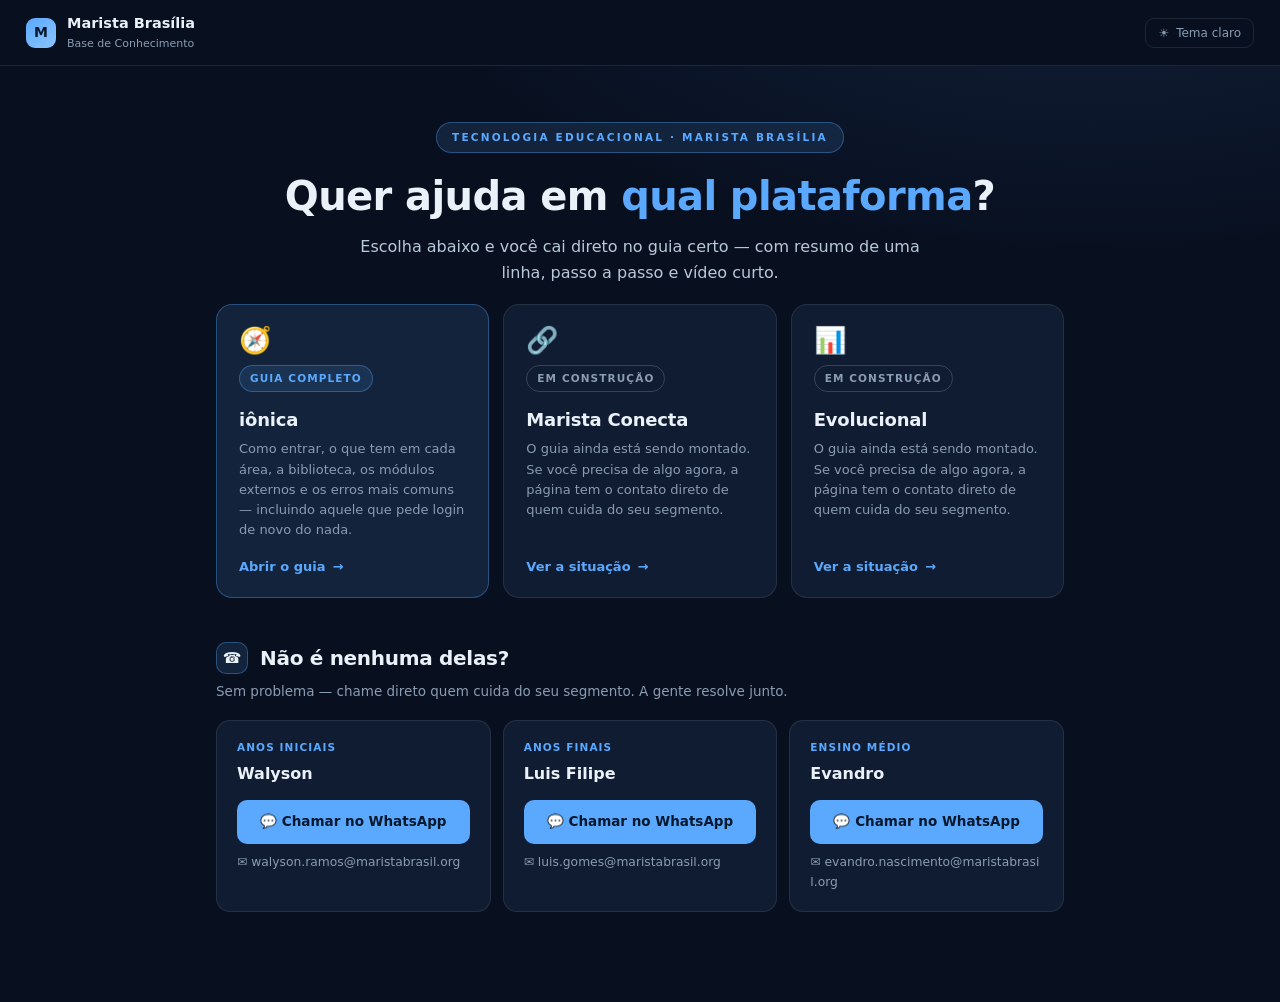
<file: index.html>
<!DOCTYPE html>
<html lang="pt-br" data-theme="dark">
<head>
<meta charset="UTF-8">
<meta name="viewport" content="width=device-width, initial-scale=1.0">
<title>Base de Conhecimento · Plataformas | Marista Brasília</title>
<meta name="description" content="Guias rápidos das plataformas usadas pelos professores do Marista Brasília. Escolha a plataforma e vá direto para a resposta.">
<meta property="og:title" content="Base de Conhecimento · Plataformas | Marista Brasília">
<meta property="og:description" content="Escolha a plataforma e vá direto para a resposta.">
<meta property="og:type" content="website">
<link rel="icon" href="data:image/svg+xml,<svg xmlns='http://www.w3.org/2000/svg' viewBox='0 0 100 100'><rect width='100' height='100' rx='22' fill='%235aa9ff'/><text y='72' x='50' font-size='58' text-anchor='middle' font-family='Arial' font-weight='bold' fill='%2306182c'>M</text></svg>">
<link rel="stylesheet" href="assets/base.css">
<style>
  .plats{display:grid; grid-template-columns:repeat(3,1fr); gap:14px; margin:8px 0 0;}
  @media(max-width:820px){ .plats{grid-template-columns:1fr;} }

  .plat{
    display:flex; flex-direction:column; text-decoration:none; color:var(--text);
    background:var(--surface); border:1px solid var(--border); border-radius:16px;
    padding:22px 22px 20px; transition:.18s; min-height:100%;
  }
  .plat:hover{border-color:var(--accent); transform:translateY(-2px); box-shadow:var(--shadow);}
  .plat .ico{font-size:26px; line-height:1; margin-bottom:12px;}
  .plat .nm{font-size:18px; font-weight:700; letter-spacing:-.2px; margin-bottom:5px;}
  .plat .desc{font-size:13px; color:var(--muted); line-height:1.55; flex:1 0 auto;}
  .plat .go{
    display:inline-flex; align-items:center; gap:7px; margin-top:16px;
    font-size:13px; font-weight:650; color:var(--accent);
  }
  .plat:hover .go{gap:11px;}
  .plat .go .arw{transition:.18s;}

  /* a plataforma pronta é a ação primária — as outras não podem competir com ela */
  .plat.pronta{border-color:var(--accent-line); background:var(--accent-soft);}

  .chip{
    align-self:flex-start; margin-bottom:13px; font-size:10.5px; font-weight:700;
    letter-spacing:1.1px; text-transform:uppercase; padding:4px 10px; border-radius:30px;
    border:1px solid var(--accent-line); color:var(--accent); background:var(--accent-soft);
  }
  /* "em construção" é estado neutro, não alerta: sem laranja, que no projeto
     só marca "não clique aqui" dentro de print */
  .chip.montando{border-color:var(--border-strong); color:var(--muted); background:transparent;}

  .ajuda{margin-top:38px;}
  @media(max-width:640px){
    header.hero{padding-top:38px;}
    .plat{padding:20px 18px 18px;}
  }
</style>
</head>
<body>

<a class="skip" href="#plataformas">Ir para o conteúdo</a>

<div class="topbar">
  <div class="brand">
    <span class="mark">M</span>
    <span>Marista Brasília<small>Base de Conhecimento</small></span>
  </div>
  <div class="topbar-right">
    <button class="ghost-btn" id="themeBtn" type="button" aria-label="Alternar tema"><span id="themeIco">☀️</span><span class="lbl-txt" id="themeLbl">Tema claro</span></button>
  </div>
</div>

<header class="hero">
  <span class="kicker">Tecnologia Educacional · Marista Brasília</span>
  <h1 class="title">Quer ajuda em <em>qual plataforma</em>?</h1>
  <p class="subtitle">Escolha abaixo e você cai direto no guia certo — com resumo de uma linha, passo a passo e vídeo curto.</p>
</header>

<main class="wrap" id="conteudo">

  <section id="plataformas" aria-label="Escolha a plataforma">
    <div class="plats">

      <a class="plat pronta" href="ionica">
        <span class="ico" aria-hidden="true">🧭</span>
        <span class="chip">Guia completo</span>
        <span class="nm">iônica</span>
        <span class="desc">Como entrar, o que tem em cada área, a biblioteca, os módulos externos e os erros mais comuns — incluindo aquele que pede login de novo do nada.</span>
        <span class="go">Abrir o guia <span class="arw" aria-hidden="true">→</span></span>
      </a>

      <a class="plat" href="conecta">
        <span class="ico" aria-hidden="true">🔗</span>
        <span class="chip montando">Em construção</span>
        <span class="nm">Marista Conecta</span>
        <span class="desc">O guia ainda está sendo montado. Se você precisa de algo agora, a página tem o contato direto de quem cuida do seu segmento.</span>
        <span class="go">Ver a situação <span class="arw" aria-hidden="true">→</span></span>
      </a>

      <a class="plat" href="evolucional">
        <span class="ico" aria-hidden="true">📊</span>
        <span class="chip montando">Em construção</span>
        <span class="nm">Evolucional</span>
        <span class="desc">O guia ainda está sendo montado. Se você precisa de algo agora, a página tem o contato direto de quem cuida do seu segmento.</span>
        <span class="go">Ver a situação <span class="arw" aria-hidden="true">→</span></span>
      </a>

    </div>
  </section>

  <section class="ajuda" id="suporte">
    <div class="group-head"><div class="badge">☎️</div><h2>Não é nenhuma delas?</h2></div>
    <p class="group-sub">Sem problema — chame direto quem cuida do seu segmento. A gente resolve junto.</p>

    <div class="contact-grid">
      <div class="contact-card">
        <div class="seg">Anos Iniciais</div>
        <div class="nm">Walyson</div>
        <a class="wa-btn" href="https://wa.me/556199532943" target="_blank" rel="noopener">💬 Chamar no WhatsApp</a>
        <a class="mail-lnk" href="mailto:walyson.ramos@maristabrasil.org">✉️ walyson.ramos@maristabrasil.org</a>
      </div>
      <div class="contact-card">
        <div class="seg">Anos Finais</div>
        <div class="nm">Luis Filipe</div>
        <a class="wa-btn" href="https://wa.me/556191784413" target="_blank" rel="noopener">💬 Chamar no WhatsApp</a>
        <a class="mail-lnk" href="mailto:luis.gomes@maristabrasil.org">✉️ luis.gomes@maristabrasil.org</a>
      </div>
      <div class="contact-card">
        <div class="seg">Ensino Médio</div>
        <div class="nm">Evandro</div>
        <a class="wa-btn" href="https://wa.me/556193181701" target="_blank" rel="noopener">💬 Chamar no WhatsApp</a>
        <a class="mail-lnk" href="mailto:evandro.nascimento@maristabrasil.org">✉️ evandro.nascimento@maristabrasil.org</a>
      </div>
    </div>
  </section>

</main>

<script>
(function(){
  /* Links antigos apontavam para a raiz com a âncora do tópico da iônica
     (a raiz era a própria página da iônica). Como agora a raiz é a triagem,
     esses links precisam continuar chegando no lugar certo. */
  var ancorasIonica = ['acervo-links','acesso','ajuda-oficial','ajustes','avaliacoes','biblioteca',
    'central','consultoria','dispositivos','gestao','ia','integra','labs','licencas','login',
    'minha-escolha','minha-ionica','modulos','notificacoes','novidades','painel','perfil',
    'problemas','publicacoes','recursos','relatorios','simulados','videoaulas'];
  var alvo = location.hash.replace('#','');
  if(alvo && ancorasIonica.indexOf(alvo) !== -1){
    location.replace('ionica#' + alvo);
    return;
  }

  /* ---------- tema ---------- */
  var btn = document.getElementById('themeBtn');
  var ico = document.getElementById('themeIco');
  var lbl = document.getElementById('themeLbl');
  btn.addEventListener('click', function(){
    var root = document.documentElement;
    var next = root.getAttribute('data-theme') === 'dark' ? 'light' : 'dark';
    root.setAttribute('data-theme', next);
    ico.textContent = next === 'dark' ? '☀️' : '🌙';
    lbl.textContent = next === 'dark' ? 'Tema claro' : 'Tema escuro';
  });
})();
</script>

</body>
</html>
</file>
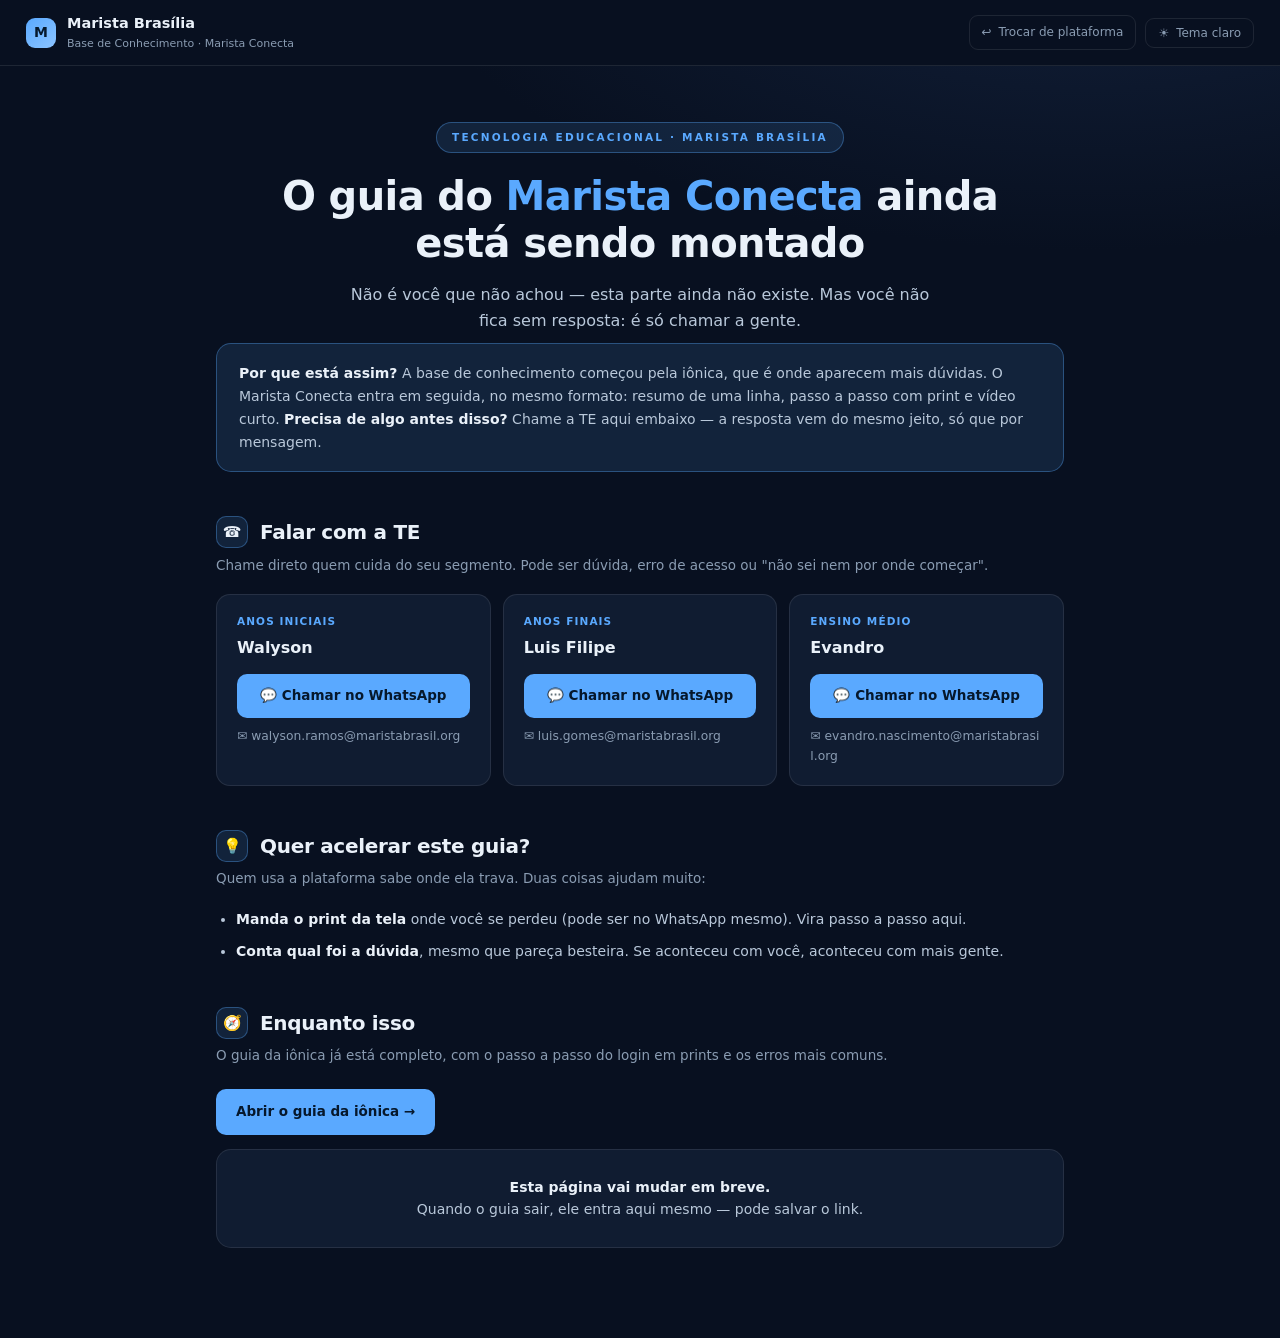
<file: conecta.html>
<!DOCTYPE html>
<html lang="pt-br" data-theme="dark">
<head>
<meta charset="UTF-8">
<meta name="viewport" content="width=device-width, initial-scale=1.0">
<title>Marista Conecta — em construção | Marista Brasília</title>
<meta name="description" content="O guia rápido do Marista Conecta para professores do Marista Brasília ainda está sendo montado. Enquanto isso, fale direto com a Tecnologia Educacional.">
<meta property="og:title" content="Marista Conecta — em construção | Marista Brasília">
<meta property="og:description" content="Guia em construção. Enquanto isso, fale direto com a TE.">
<meta property="og:type" content="website">
<link rel="icon" href="data:image/svg+xml,<svg xmlns='http://www.w3.org/2000/svg' viewBox='0 0 100 100'><rect width='100' height='100' rx='22' fill='%235aa9ff'/><text y='72' x='50' font-size='58' text-anchor='middle' font-family='Arial' font-weight='bold' fill='%2306182c'>M</text></svg>">
<link rel="stylesheet" href="assets/base.css">
<link rel="stylesheet" href="assets/plataforma.css">
</head>
<body>

<a class="skip" href="#conteudo">Ir para o conteúdo</a>

<div class="topbar">
  <a class="brand" href="./">
    <span class="mark">M</span>
    <span>Marista Brasília<small>Base de Conhecimento · Marista Conecta</small></span>
  </a>
  <div class="topbar-right">
    <a class="ghost-btn" href="./">↩<span class="lbl-txt">Trocar de plataforma</span></a>
    <button class="ghost-btn" id="themeBtn" type="button" aria-label="Alternar tema"><span id="themeIco">☀️</span><span class="lbl-txt" id="themeLbl">Tema claro</span></button>
  </div>
</div>

<header class="hero">
  <span class="kicker">Tecnologia Educacional · Marista Brasília</span>
  <h1 class="title">O guia do <em>Marista Conecta</em> ainda está sendo montado</h1>
  <p class="subtitle">Não é você que não achou — esta parte ainda não existe. Mas você não fica sem resposta: é só chamar a gente.</p>
</header>

<main class="wrap" id="conteudo">

  <div class="callout">
    <b>Por que está assim?</b> A base de conhecimento começou pela iônica, que é onde aparecem
    mais dúvidas. O Marista Conecta entra em seguida, no mesmo formato: resumo de uma linha,
    passo a passo com print e vídeo curto. <b>Precisa de algo antes disso?</b> Chame a TE aqui
    embaixo — a resposta vem do mesmo jeito, só que por mensagem.
  </div>

  <section id="suporte">
    <div class="group-head"><div class="badge">☎️</div><h2>Falar com a TE</h2></div>
    <p class="group-sub">Chame direto quem cuida do seu segmento. Pode ser dúvida, erro de acesso ou "não sei nem por onde começar".</p>

    <div class="contact-grid">
      <div class="contact-card">
        <div class="seg">Anos Iniciais</div>
        <div class="nm">Walyson</div>
        <a class="wa-btn" href="https://wa.me/556199532943" target="_blank" rel="noopener">💬 Chamar no WhatsApp</a>
        <a class="mail-lnk" href="mailto:walyson.ramos@maristabrasil.org">✉️ walyson.ramos@maristabrasil.org</a>
      </div>
      <div class="contact-card">
        <div class="seg">Anos Finais</div>
        <div class="nm">Luis Filipe</div>
        <a class="wa-btn" href="https://wa.me/556191784413" target="_blank" rel="noopener">💬 Chamar no WhatsApp</a>
        <a class="mail-lnk" href="mailto:luis.gomes@maristabrasil.org">✉️ luis.gomes@maristabrasil.org</a>
      </div>
      <div class="contact-card">
        <div class="seg">Ensino Médio</div>
        <div class="nm">Evandro</div>
        <a class="wa-btn" href="https://wa.me/556193181701" target="_blank" rel="noopener">💬 Chamar no WhatsApp</a>
        <a class="mail-lnk" href="mailto:evandro.nascimento@maristabrasil.org">✉️ evandro.nascimento@maristabrasil.org</a>
      </div>
    </div>
  </section>

  <section class="ajudar">
    <div class="group-head"><div class="badge">💡</div><h2>Quer acelerar este guia?</h2></div>
    <p class="group-sub">Quem usa a plataforma sabe onde ela trava. Duas coisas ajudam muito:</p>
    <ul class="bullets">
      <li><b>Manda o print da tela</b> onde você se perdeu (pode ser no WhatsApp mesmo). Vira passo a passo aqui.</li>
      <li><b>Conta qual foi a dúvida</b>, mesmo que pareça besteira. Se aconteceu com você, aconteceu com mais gente.</li>
    </ul>
  </section>

  <div class="outras">
    <div class="group-head"><div class="badge">🧭</div><h2>Enquanto isso</h2></div>
    <p class="group-sub">O guia da iônica já está completo, com o passo a passo do login em prints e os erros mais comuns.</p>
    <a class="wa-btn ir" href="ionica">Abrir o guia da iônica →</a>
  </div>

  <div class="closing">
    <b>Esta página vai mudar em breve.</b><br>
    Quando o guia sair, ele entra aqui mesmo — pode salvar o link.
  </div>

</main>

<script src="assets/tema.js"></script>

</body>
</html>
</file>
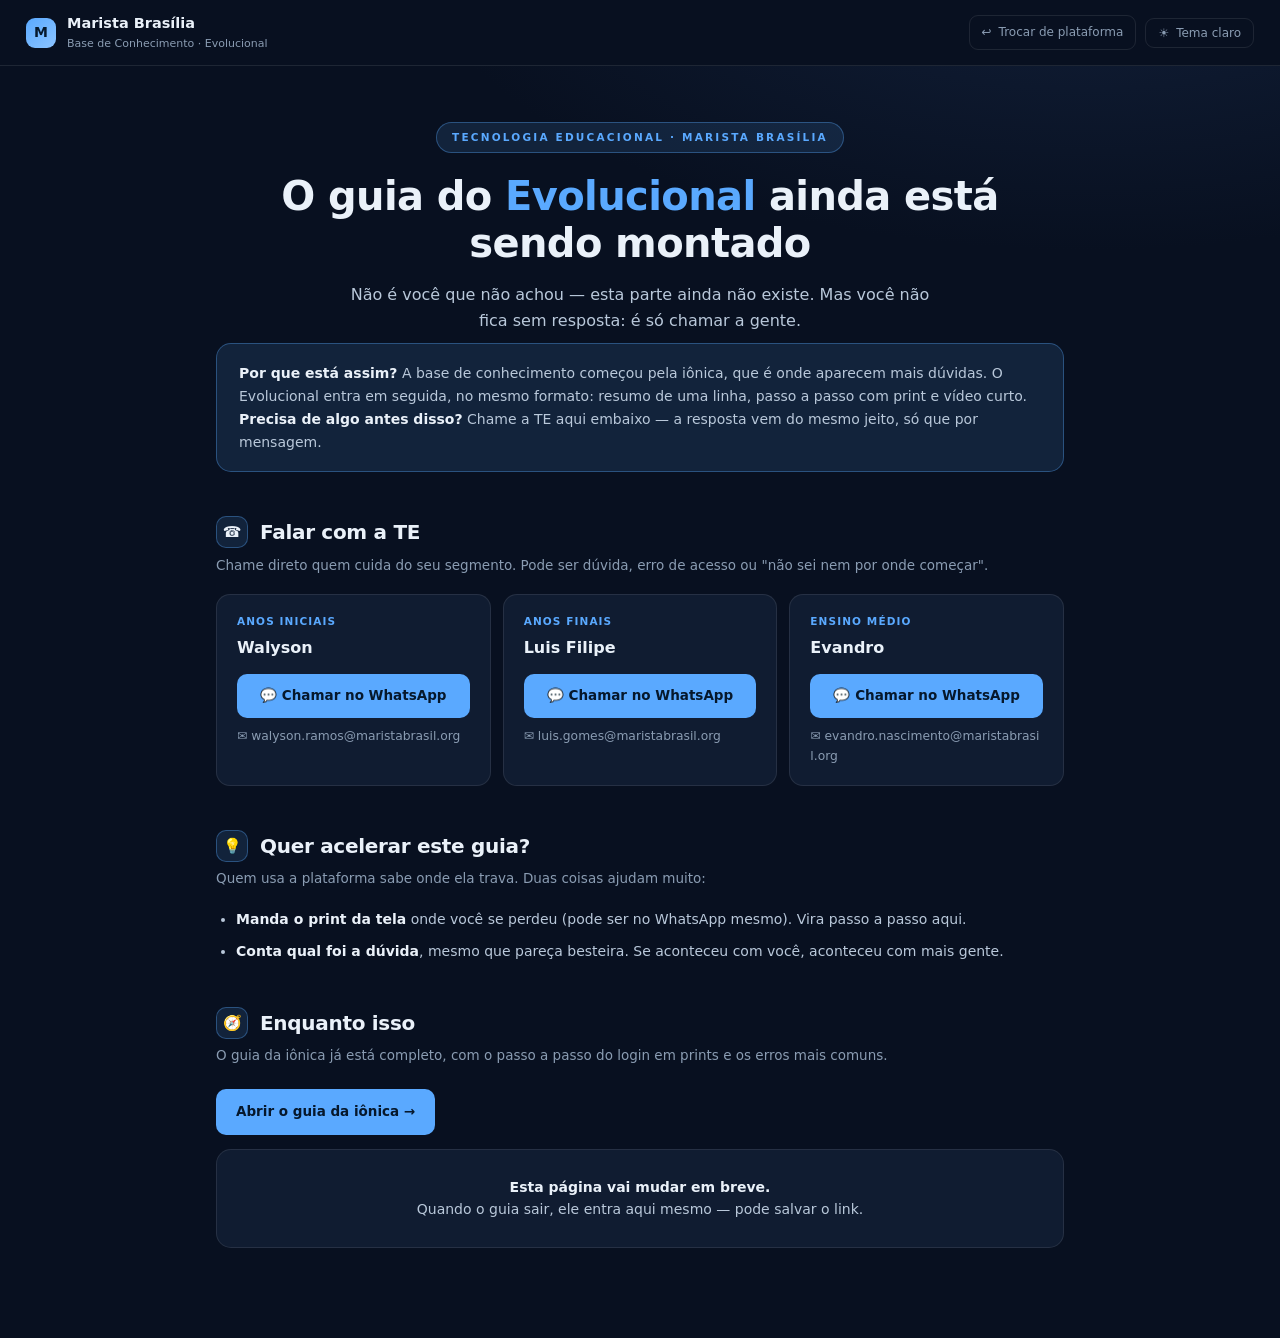
<file: evolucional.html>
<!DOCTYPE html>
<html lang="pt-br" data-theme="dark">
<head>
<meta charset="UTF-8">
<meta name="viewport" content="width=device-width, initial-scale=1.0">
<title>Evolucional — em construção | Marista Brasília</title>
<meta name="description" content="O guia rápido do Evolucional para professores do Marista Brasília ainda está sendo montado. Enquanto isso, fale direto com a Tecnologia Educacional.">
<meta property="og:title" content="Evolucional — em construção | Marista Brasília">
<meta property="og:description" content="Guia em construção. Enquanto isso, fale direto com a TE.">
<meta property="og:type" content="website">
<link rel="icon" href="data:image/svg+xml,<svg xmlns='http://www.w3.org/2000/svg' viewBox='0 0 100 100'><rect width='100' height='100' rx='22' fill='%235aa9ff'/><text y='72' x='50' font-size='58' text-anchor='middle' font-family='Arial' font-weight='bold' fill='%2306182c'>M</text></svg>">
<link rel="stylesheet" href="assets/base.css">
<link rel="stylesheet" href="assets/plataforma.css">
</head>
<body>

<a class="skip" href="#conteudo">Ir para o conteúdo</a>

<div class="topbar">
  <a class="brand" href="./">
    <span class="mark">M</span>
    <span>Marista Brasília<small>Base de Conhecimento · Evolucional</small></span>
  </a>
  <div class="topbar-right">
    <a class="ghost-btn" href="./">↩<span class="lbl-txt">Trocar de plataforma</span></a>
    <button class="ghost-btn" id="themeBtn" type="button" aria-label="Alternar tema"><span id="themeIco">☀️</span><span class="lbl-txt" id="themeLbl">Tema claro</span></button>
  </div>
</div>

<header class="hero">
  <span class="kicker">Tecnologia Educacional · Marista Brasília</span>
  <h1 class="title">O guia do <em>Evolucional</em> ainda está sendo montado</h1>
  <p class="subtitle">Não é você que não achou — esta parte ainda não existe. Mas você não fica sem resposta: é só chamar a gente.</p>
</header>

<main class="wrap" id="conteudo">

  <div class="callout">
    <b>Por que está assim?</b> A base de conhecimento começou pela iônica, que é onde aparecem
    mais dúvidas. O Evolucional entra em seguida, no mesmo formato: resumo de uma linha,
    passo a passo com print e vídeo curto. <b>Precisa de algo antes disso?</b> Chame a TE aqui
    embaixo — a resposta vem do mesmo jeito, só que por mensagem.
  </div>

  <section id="suporte">
    <div class="group-head"><div class="badge">☎️</div><h2>Falar com a TE</h2></div>
    <p class="group-sub">Chame direto quem cuida do seu segmento. Pode ser dúvida, erro de acesso ou "não sei nem por onde começar".</p>

    <div class="contact-grid">
      <div class="contact-card">
        <div class="seg">Anos Iniciais</div>
        <div class="nm">Walyson</div>
        <a class="wa-btn" href="https://wa.me/556199532943" target="_blank" rel="noopener">💬 Chamar no WhatsApp</a>
        <a class="mail-lnk" href="mailto:walyson.ramos@maristabrasil.org">✉️ walyson.ramos@maristabrasil.org</a>
      </div>
      <div class="contact-card">
        <div class="seg">Anos Finais</div>
        <div class="nm">Luis Filipe</div>
        <a class="wa-btn" href="https://wa.me/556191784413" target="_blank" rel="noopener">💬 Chamar no WhatsApp</a>
        <a class="mail-lnk" href="mailto:luis.gomes@maristabrasil.org">✉️ luis.gomes@maristabrasil.org</a>
      </div>
      <div class="contact-card">
        <div class="seg">Ensino Médio</div>
        <div class="nm">Evandro</div>
        <a class="wa-btn" href="https://wa.me/556193181701" target="_blank" rel="noopener">💬 Chamar no WhatsApp</a>
        <a class="mail-lnk" href="mailto:evandro.nascimento@maristabrasil.org">✉️ evandro.nascimento@maristabrasil.org</a>
      </div>
    </div>
  </section>

  <section class="ajudar">
    <div class="group-head"><div class="badge">💡</div><h2>Quer acelerar este guia?</h2></div>
    <p class="group-sub">Quem usa a plataforma sabe onde ela trava. Duas coisas ajudam muito:</p>
    <ul class="bullets">
      <li><b>Manda o print da tela</b> onde você se perdeu (pode ser no WhatsApp mesmo). Vira passo a passo aqui.</li>
      <li><b>Conta qual foi a dúvida</b>, mesmo que pareça besteira. Se aconteceu com você, aconteceu com mais gente.</li>
    </ul>
  </section>

  <div class="outras">
    <div class="group-head"><div class="badge">🧭</div><h2>Enquanto isso</h2></div>
    <p class="group-sub">O guia da iônica já está completo, com o passo a passo do login em prints e os erros mais comuns.</p>
    <a class="wa-btn ir" href="ionica">Abrir o guia da iônica →</a>
  </div>

  <div class="closing">
    <b>Esta página vai mudar em breve.</b><br>
    Quando o guia sair, ele entra aqui mesmo — pode salvar o link.
  </div>

</main>

<script src="assets/tema.js"></script>

</body>
</html>
</file>
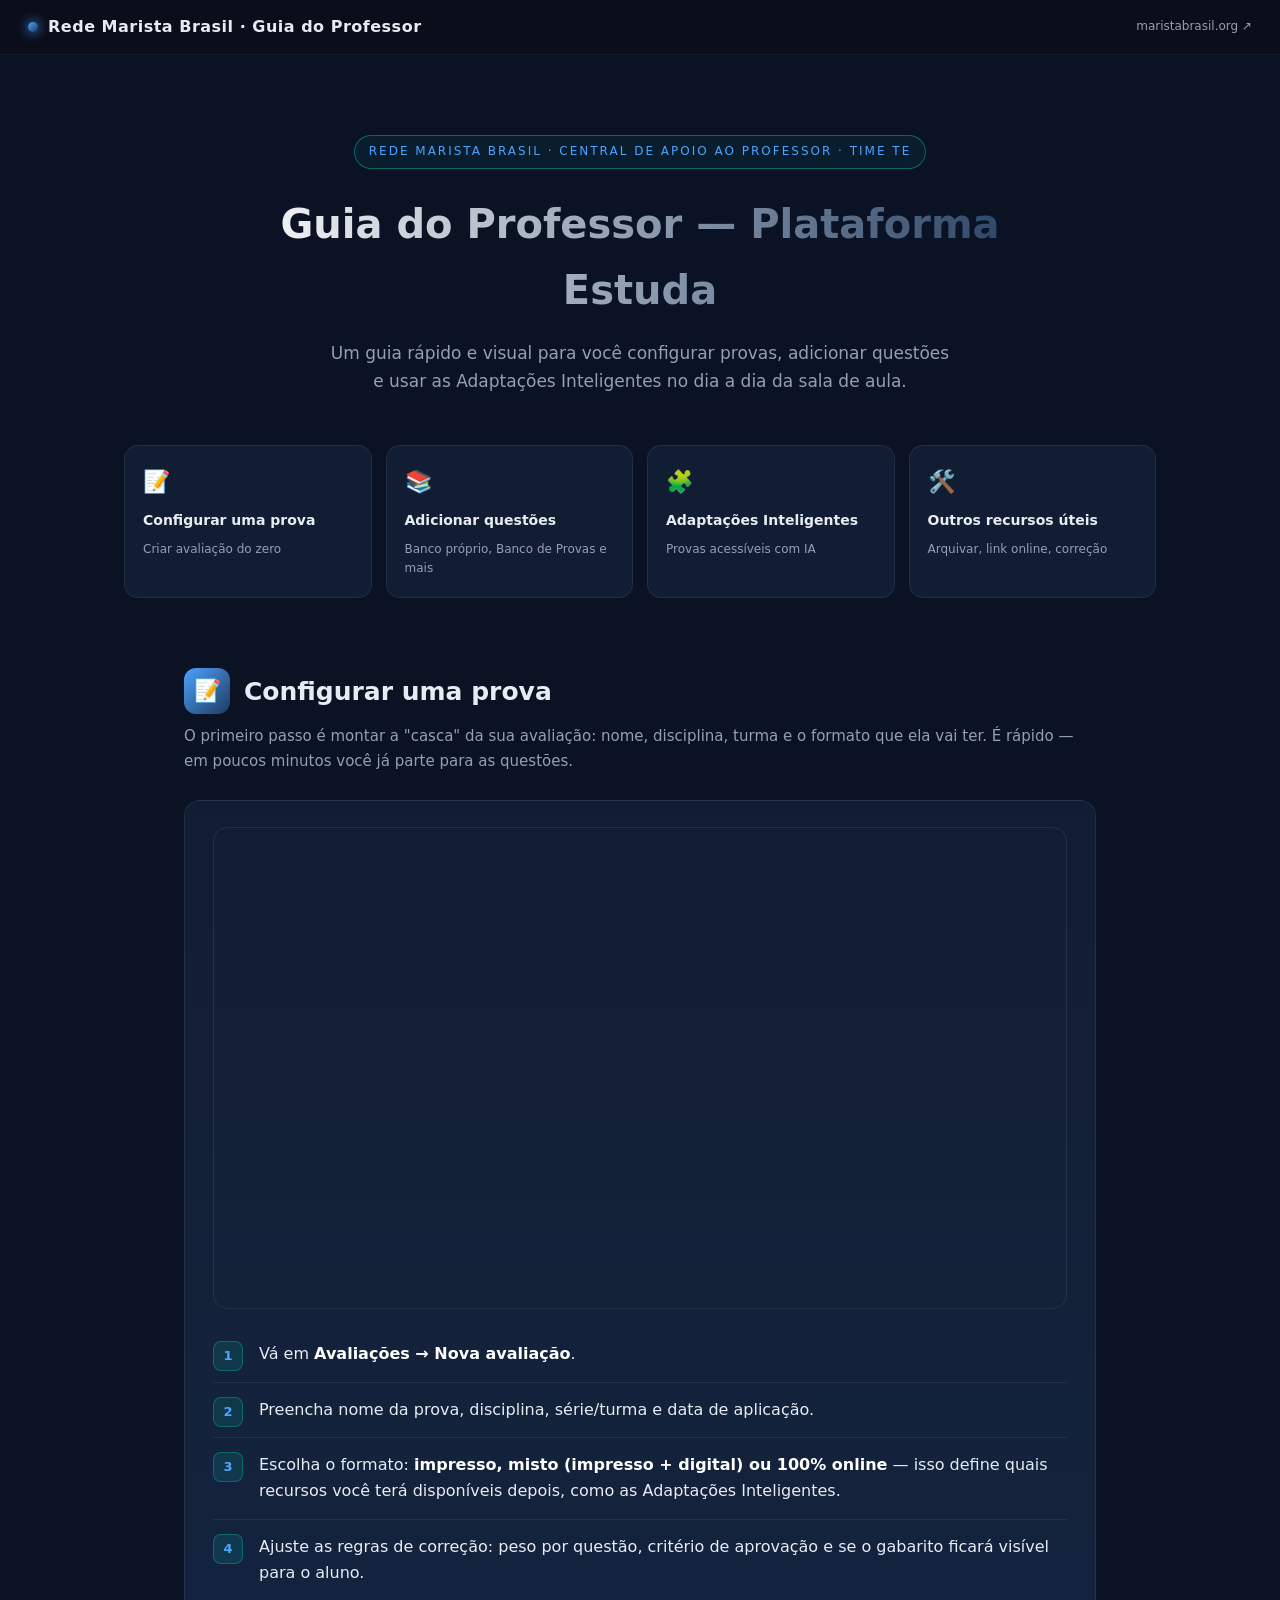
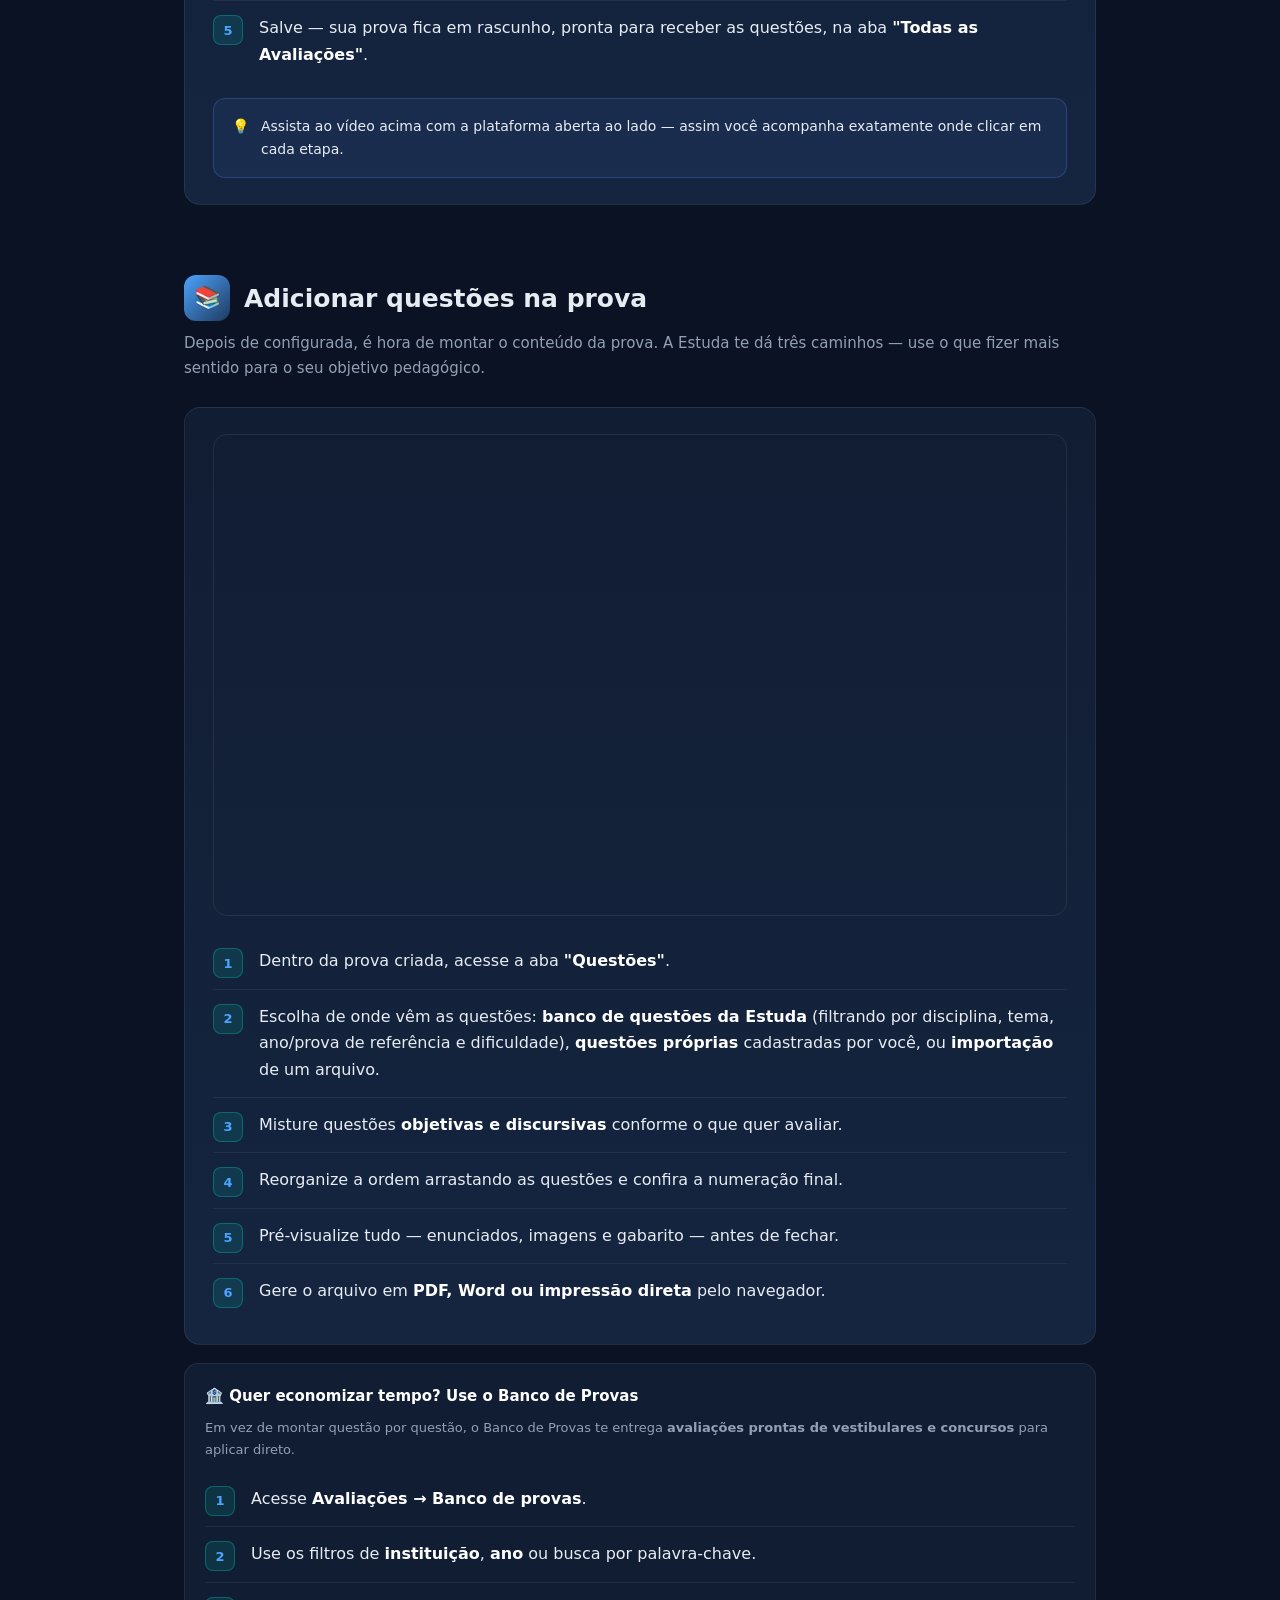
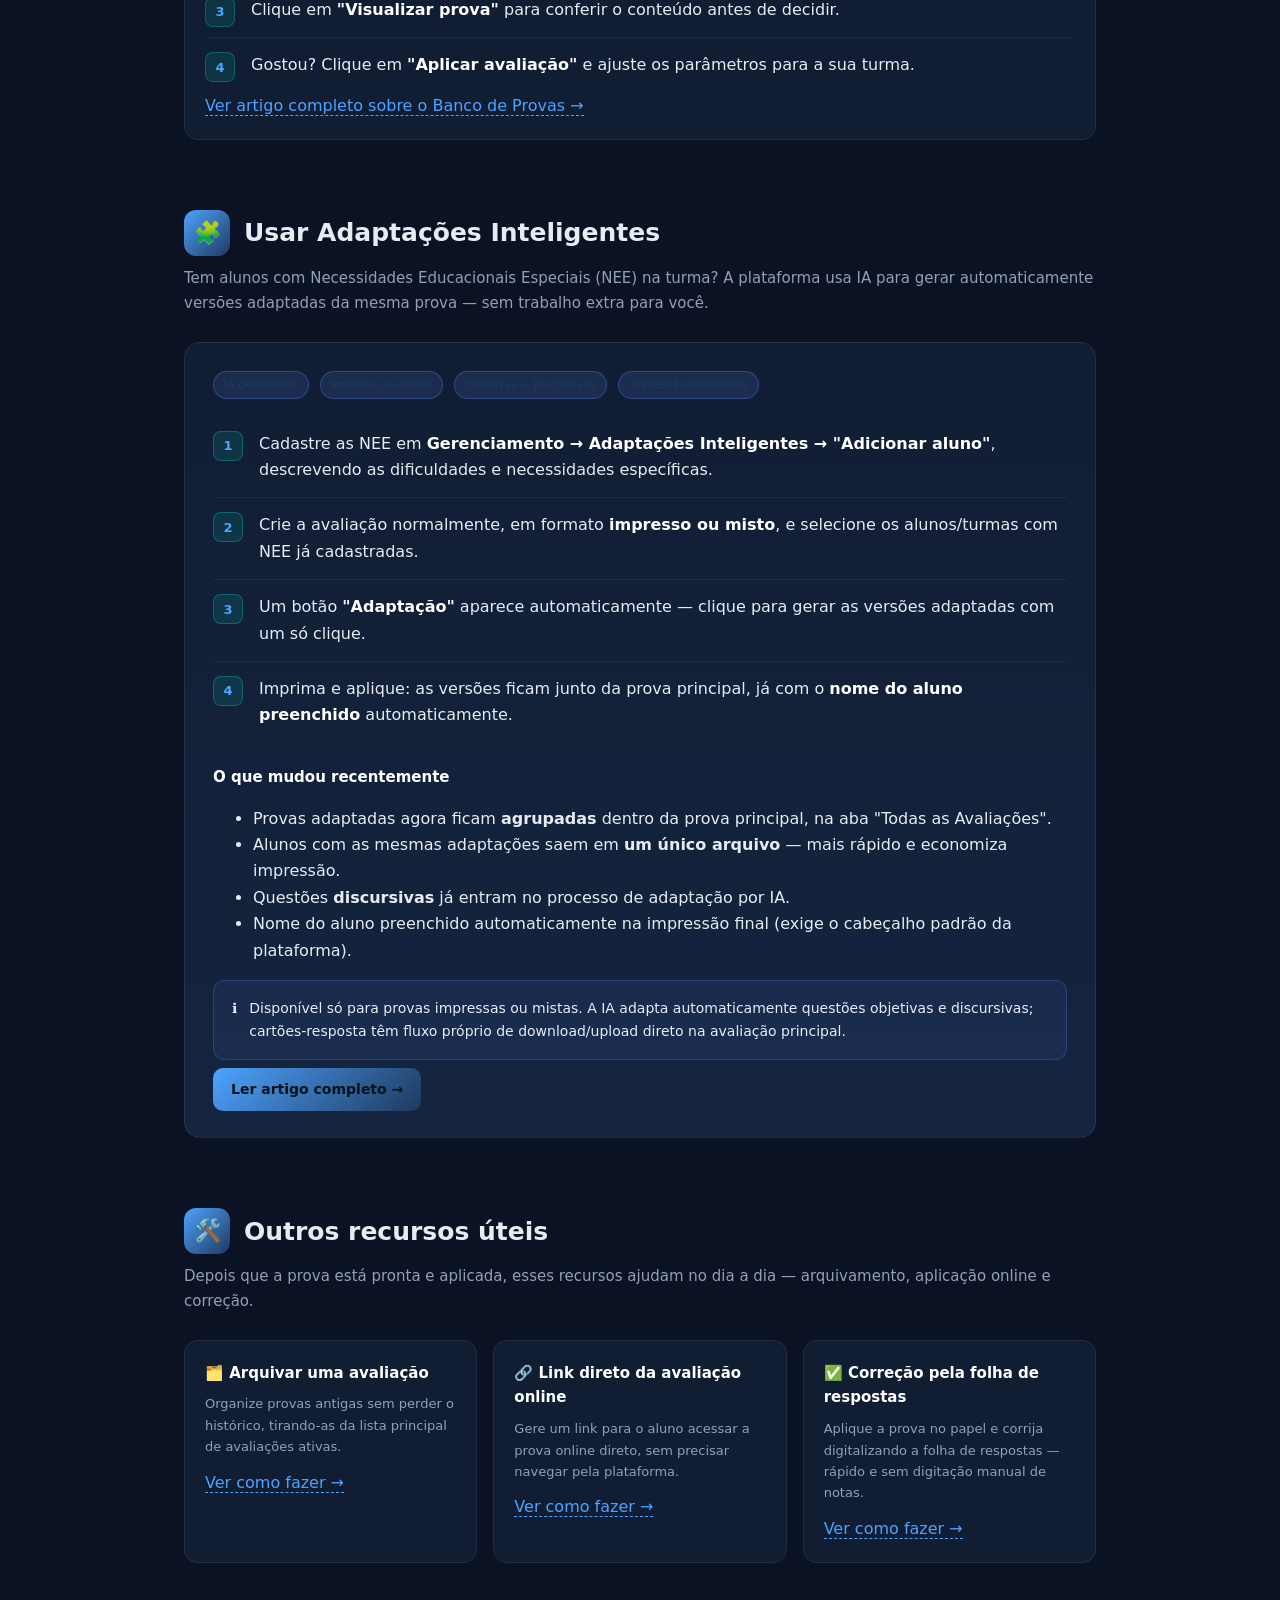
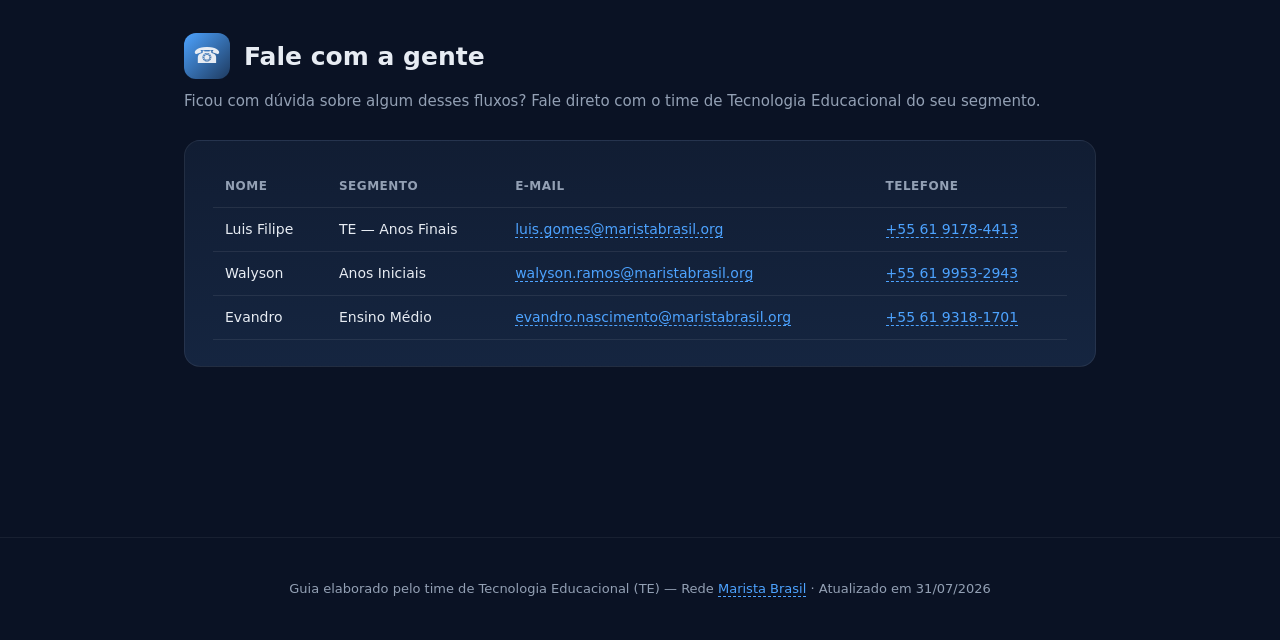
<file: docs/materiais-estuda/guia-professor-estuda.html>
<!DOCTYPE html>
<html lang="pt-br">
<head>
<meta charset="UTF-8">
<meta name="viewport" content="width=device-width, initial-scale=1.0">
<title>Guia do Professor | Plataforma Estuda</title>
<style>
  :root{
    --bg:#0a1224;
    --panel:#111d33;
    --panel2:#152540;
    --accent:#4da3ff;
    --accent2:#1e3a5f;
    --text:#e7ecf3;
    --muted:#93a0b4;
  }
  *{box-sizing:border-box;}
  html{scroll-behavior:smooth;}
  body{
    margin:0;
    font-family:'Segoe UI',system-ui,-apple-system,Arial,sans-serif;
    background:radial-gradient(1200px 600px at 80% -10%, #12203a 0%, var(--bg) 60%);
    color:var(--text);
    line-height:1.65;
  }
  .topbar{
    position:sticky; top:0; z-index:60;
    display:flex; align-items:center; justify-content:space-between;
    padding:14px 28px;
    background:rgba(11,15,26,0.85);
    backdrop-filter: blur(10px);
    border-bottom:1px solid rgba(255,255,255,0.06);
  }
  .brand{display:flex; align-items:center; gap:10px; font-weight:700; letter-spacing:.5px;}
  .brand .dot{width:10px;height:10px;border-radius:50%;background:linear-gradient(135deg,var(--accent),var(--accent2));box-shadow:0 0 12px var(--accent);}
  header.hero{
    padding:80px 28px 50px; text-align:center; max-width:900px; margin:0 auto;
  }
  .kicker{
    display:inline-block; font-size:12px; letter-spacing:2px; text-transform:uppercase;
    color:var(--accent); border:1px solid rgba(0,217,192,.4); padding:6px 14px; border-radius:30px;
    background:rgba(0,217,192,.06); margin-bottom:22px;
  }
  h1.title{font-size:40px; margin:0 0 16px; background:linear-gradient(90deg,#fff,var(--accent2)); -webkit-background-clip:text; background-clip:text; color:transparent;}
  .subtitle{color:var(--muted); font-size:17px; max-width:620px; margin:0 auto;}

  /* topic grid nav */
  .topics-nav{max-width:1080px; margin:0 auto 50px; padding:0 24px; display:grid; grid-template-columns:repeat(4,1fr); gap:14px;}
  @media(max-width:820px){.topics-nav{grid-template-columns:repeat(2,1fr);}}
  .topic-card-nav{
    background:var(--panel); border:1px solid rgba(255,255,255,.07); border-radius:14px; padding:18px;
    text-decoration:none; color:var(--text); transition:.2s; display:flex; flex-direction:column; gap:8px;
  }
  .topic-card-nav:hover{border-color:var(--accent); transform:translateY(-2px);}
  .topic-card-nav .icon{font-size:22px;}
  .topic-card-nav .lbl{font-size:14px; font-weight:600;}
  .topic-card-nav .sub{font-size:12px; color:var(--muted);}

  main{max-width:960px; margin:0 auto; padding:0 24px 100px;}
  section{margin:70px 0; scroll-margin-top:90px;}
  .section-head{display:flex; align-items:center; gap:14px; margin-bottom:8px;}
  .icon-badge{
    width:46px; height:46px; border-radius:12px; display:flex; align-items:center; justify-content:center;
    font-size:22px; background:linear-gradient(135deg,var(--accent),var(--accent2)); flex-shrink:0;
  }
  .section-head h2{margin:0; font-size:25px;}
  .lead{color:var(--muted); font-size:15px; margin:10px 0 26px;}
  .card{
    background:linear-gradient(180deg,var(--panel),var(--panel2));
    border:1px solid rgba(255,255,255,0.07);
    border-radius:16px; padding:26px 28px; margin-bottom:18px;
  }
  .video-embed{
    position:relative; padding-bottom:56.25%; height:0; overflow:hidden; border-radius:14px; margin-bottom:18px;
    border:1px solid rgba(255,255,255,0.08);
  }
  .video-embed iframe{position:absolute; top:0; left:0; width:100%; height:100%; border:0;}
  .steps{list-style:none; padding:0; margin:0; counter-reset:step;}
  .steps li{
    counter-increment:step; position:relative; padding:14px 0 14px 46px; border-top:1px solid rgba(255,255,255,0.06);
  }
  .steps li:first-child{border-top:none;}
  .steps li::before{
    content:counter(step); position:absolute; left:0; top:14px; width:28px; height:28px; border-radius:8px;
    background:rgba(0,217,192,.12); color:var(--accent); border:1px solid rgba(0,217,192,.3);
    display:flex; align-items:center; justify-content:center; font-size:13px; font-weight:700;
  }
  .steps b{color:#fff;}
  .grid2{display:grid; grid-template-columns:1fr 1fr; gap:18px;}
  @media(max-width:720px){.grid2{grid-template-columns:1fr;}}
  .grid3{display:grid; grid-template-columns:repeat(3,1fr); gap:16px;}
  @media(max-width:820px){.grid3{grid-template-columns:1fr;}}
  .pill{display:inline-block; font-size:11px; padding:4px 10px; border-radius:20px; background:rgba(91,140,255,.14); color:var(--accent2); border:1px solid rgba(91,140,255,.3); margin:2px 6px 2px 0;}
  .note{
    display:flex; gap:12px; padding:16px 18px; border-radius:12px; background:rgba(91,140,255,.08);
    border:1px solid rgba(91,140,255,.25); font-size:14px; color:var(--text);
  }
  a.link{color:var(--accent); text-decoration:none; border-bottom:1px dashed var(--accent);}
  a.link:hover{opacity:.8;}
  .btn{
    display:inline-flex; align-items:center; gap:8px; padding:10px 18px; border-radius:10px; font-size:14px; font-weight:600;
    background:linear-gradient(135deg,var(--accent),var(--accent2)); color:#04121a; text-decoration:none; margin-top:8px;
  }
  .mini-card{
    background:var(--panel); border:1px solid rgba(255,255,255,.07); border-radius:14px; padding:20px;
  }
  .mini-card h4{margin:0 0 8px; font-size:15px; color:#fff; display:flex; align-items:center; gap:8px;}
  .mini-card p{margin:0 0 12px; font-size:13px; color:var(--muted);}
  table{width:100%; border-collapse:collapse; font-size:14px;}
  th,td{padding:10px 12px; border-bottom:1px solid rgba(255,255,255,0.08); text-align:left;}
  th{color:var(--muted); font-weight:600; font-size:12px; text-transform:uppercase; letter-spacing:.5px;}
  footer{text-align:center; padding:40px 24px; color:var(--muted); font-size:13px; border-top:1px solid rgba(255,255,255,0.06);}
</style>
</head>
<body>

<div class="topbar">
  <div class="brand"><span class="dot"></span> Rede Marista Brasil · Guia do Professor</div>
  <a href="https://maristabrasil.org/" target="_blank" style="color:var(--muted); text-decoration:none; font-size:12px;">maristabrasil.org ↗</a>
</div>

<header class="hero">
  <span class="kicker">Rede Marista Brasil · Central de Apoio ao Professor · Time TE</span>
  <h1 class="title">Guia do Professor — Plataforma Estuda</h1>
  <p class="subtitle">Um guia rápido e visual para você configurar provas, adicionar questões e usar as Adaptações Inteligentes no dia a dia da sala de aula.</p>
</header>

<nav class="topics-nav">
  <a class="topic-card-nav" href="#configurar">
    <span class="icon">📝</span>
    <span class="lbl">Configurar uma prova</span>
    <span class="sub">Criar avaliação do zero</span>
  </a>
  <a class="topic-card-nav" href="#questoes">
    <span class="icon">📚</span>
    <span class="lbl">Adicionar questões</span>
    <span class="sub">Banco próprio, Banco de Provas e mais</span>
  </a>
  <a class="topic-card-nav" href="#adaptacoes">
    <span class="icon">🧩</span>
    <span class="lbl">Adaptações Inteligentes</span>
    <span class="sub">Provas acessíveis com IA</span>
  </a>
  <a class="topic-card-nav" href="#mais-recursos">
    <span class="icon">🛠️</span>
    <span class="lbl">Outros recursos úteis</span>
    <span class="sub">Arquivar, link online, correção</span>
  </a>
</nav>

<main>

  <section id="configurar">
    <div class="section-head">
      <div class="icon-badge">📝</div>
      <div><h2>Configurar uma prova</h2></div>
    </div>
    <p class="lead">O primeiro passo é montar a "casca" da sua avaliação: nome, disciplina, turma e o formato que ela vai ter. É rápido — em poucos minutos você já parte para as questões.</p>
    <div class="card">
      <div class="video-embed">
        <iframe src="https://www.youtube.com/embed/rDZt5a4lLvs" title="Configuração inicial da prova" allowfullscreen></iframe>
      </div>
      <ol class="steps">
        <li>Vá em <b>Avaliações → Nova avaliação</b>.</li>
        <li>Preencha nome da prova, disciplina, série/turma e data de aplicação.</li>
        <li>Escolha o formato: <b>impresso, misto (impresso + digital) ou 100% online</b> — isso define quais recursos você terá disponíveis depois, como as Adaptações Inteligentes.</li>
        <li>Ajuste as regras de correção: peso por questão, critério de aprovação e se o gabarito ficará visível para o aluno.</li>
        <li>Salve — sua prova fica em rascunho, pronta para receber as questões, na aba <b>"Todas as Avaliações"</b>.</li>
      </ol>
      <div class="note" style="margin-top:16px;">
        <span>💡</span>
        <span>Assista ao vídeo acima com a plataforma aberta ao lado — assim você acompanha exatamente onde clicar em cada etapa.</span>
      </div>
    </div>
  </section>

  <section id="questoes">
    <div class="section-head">
      <div class="icon-badge">📚</div>
      <div><h2>Adicionar questões na prova</h2></div>
    </div>
    <p class="lead">Depois de configurada, é hora de montar o conteúdo da prova. A Estuda te dá três caminhos — use o que fizer mais sentido para o seu objetivo pedagógico.</p>
    <div class="card">
      <div class="video-embed">
        <iframe src="https://www.youtube.com/embed/8eb_wxRFIwU" title="Adicionar questões na prova" allowfullscreen></iframe>
      </div>
      <ol class="steps">
        <li>Dentro da prova criada, acesse a aba <b>"Questões"</b>.</li>
        <li>Escolha de onde vêm as questões: <b>banco de questões da Estuda</b> (filtrando por disciplina, tema, ano/prova de referência e dificuldade), <b>questões próprias</b> cadastradas por você, ou <b>importação</b> de um arquivo.</li>
        <li>Misture questões <b>objetivas e discursivas</b> conforme o que quer avaliar.</li>
        <li>Reorganize a ordem arrastando as questões e confira a numeração final.</li>
        <li>Pré-visualize tudo — enunciados, imagens e gabarito — antes de fechar.</li>
        <li>Gere o arquivo em <b>PDF, Word ou impressão direta</b> pelo navegador.</li>
      </ol>
    </div>
    <div class="mini-card">
      <h4>🏦 Quer economizar tempo? Use o Banco de Provas</h4>
      <p>Em vez de montar questão por questão, o Banco de Provas te entrega <b>avaliações prontas de vestibulares e concursos</b> para aplicar direto.</p>
      <ol class="steps">
        <li>Acesse <b>Avaliações → Banco de provas</b>.</li>
        <li>Use os filtros de <b>instituição</b>, <b>ano</b> ou busca por palavra-chave.</li>
        <li>Clique em <b>"Visualizar prova"</b> para conferir o conteúdo antes de decidir.</li>
        <li>Gostou? Clique em <b>"Aplicar avaliação"</b> e ajuste os parâmetros para a sua turma.</li>
      </ol>
      <a class="link" href="https://ajudaescola.estuda.com/hc/pt-br/articles/47183304044315-Banco-de-Provas" target="_blank">Ver artigo completo sobre o Banco de Provas →</a>
    </div>
  </section>

  <section id="adaptacoes">
    <div class="section-head">
      <div class="icon-badge">🧩</div>
      <div><h2>Usar Adaptações Inteligentes</h2></div>
    </div>
    <p class="lead">Tem alunos com Necessidades Educacionais Especiais (NEE) na turma? A plataforma usa IA para gerar automaticamente versões adaptadas da mesma prova — sem trabalho extra para você.</p>
    <div class="card">
      <div>
        <span class="pill">IA generativa</span>
        <span class="pill">Impresso ou misto</span>
        <span class="pill">Objetivas + Discursivas</span>
        <span class="pill">Impressão inteligente</span>
      </div>
      <ol class="steps" style="margin-top:16px;">
        <li>Cadastre as NEE em <b>Gerenciamento → Adaptações Inteligentes → "Adicionar aluno"</b>, descrevendo as dificuldades e necessidades específicas.</li>
        <li>Crie a avaliação normalmente, em formato <b>impresso ou misto</b>, e selecione os alunos/turmas com NEE já cadastradas.</li>
        <li>Um botão <b>"Adaptação"</b> aparece automaticamente — clique para gerar as versões adaptadas com um só clique.</li>
        <li>Imprima e aplique: as versões ficam junto da prova principal, já com o <b>nome do aluno preenchido</b> automaticamente.</li>
      </ol>
      <h4 style="color:#fff; margin:22px 0 10px; font-size:15px;">O que mudou recentemente</h4>
      <ul>
        <li>Provas adaptadas agora ficam <b>agrupadas</b> dentro da prova principal, na aba "Todas as Avaliações".</li>
        <li>Alunos com as mesmas adaptações saem em <b>um único arquivo</b> — mais rápido e economiza impressão.</li>
        <li>Questões <b>discursivas</b> já entram no processo de adaptação por IA.</li>
        <li>Nome do aluno preenchido automaticamente na impressão final (exige o cabeçalho padrão da plataforma).</li>
      </ul>
      <div class="note" style="margin-top:16px;">
        <span>ℹ️</span>
        <span>Disponível só para provas impressas ou mistas. A IA adapta automaticamente questões objetivas e discursivas; cartões-resposta têm fluxo próprio de download/upload direto na avaliação principal.</span>
      </div>
      <a class="btn" href="https://ajudaescola.estuda.com/hc/pt-br/articles/45698785785755-Adapta%C3%A7%C3%B5es-Inteligentes" target="_blank">Ler artigo completo →</a>
    </div>
  </section>

  <section id="mais-recursos">
    <div class="section-head">
      <div class="icon-badge">🛠️</div>
      <div><h2>Outros recursos úteis</h2></div>
    </div>
    <p class="lead">Depois que a prova está pronta e aplicada, esses recursos ajudam no dia a dia — arquivamento, aplicação online e correção.</p>
    <div class="grid3">
      <div class="mini-card">
        <h4>🗂️ Arquivar uma avaliação</h4>
        <p>Organize provas antigas sem perder o histórico, tirando-as da lista principal de avaliações ativas.</p>
        <a class="link" href="https://ajudaescola.estuda.com/hc/pt-br/articles/12160653750043-Como-arquivar-uma-avalia%C3%A7%C3%A3o" target="_blank">Ver como fazer →</a>
      </div>
      <div class="mini-card">
        <h4>🔗 Link direto da avaliação online</h4>
        <p>Gere um link para o aluno acessar a prova online direto, sem precisar navegar pela plataforma.</p>
        <a class="link" href="https://ajudaescola.estuda.com/hc/pt-br/articles/12159628711451-Como-enviar-o-link-direto-da-avalia%C3%A7%C3%A3o-online" target="_blank">Ver como fazer →</a>
      </div>
      <div class="mini-card">
        <h4>✅ Correção pela folha de respostas</h4>
        <p>Aplique a prova no papel e corrija digitalizando a folha de respostas — rápido e sem digitação manual de notas.</p>
        <a class="link" href="https://ajudaescola.estuda.com/hc/pt-br/articles/18561148051483-Como-imprimir-provas-com-corre%C3%A7%C3%A3o-pela-folha-de-provas" target="_blank">Ver como fazer →</a>
      </div>
    </div>
  </section>

  <section id="suporte">
    <div class="section-head">
      <div class="icon-badge">☎️</div>
      <div><h2>Fale com a gente</h2></div>
    </div>
    <p class="lead">Ficou com dúvida sobre algum desses fluxos? Fale direto com o time de Tecnologia Educacional do seu segmento.</p>
    <div class="card">
      <table>
        <tr><th>Nome</th><th>Segmento</th><th>E-mail</th><th>Telefone</th></tr>
        <tr><td>Luis Filipe</td><td>TE — Anos Finais</td><td><a class="link" href="mailto:luis.gomes@maristabrasil.org">luis.gomes@maristabrasil.org</a></td><td><a class="link" href="https://wa.me/556191784413" target="_blank">+55 61 9178-4413</a></td></tr>
        <tr><td>Walyson</td><td>Anos Iniciais</td><td><a class="link" href="mailto:walyson.ramos@maristabrasil.org">walyson.ramos@maristabrasil.org</a></td><td><a class="link" href="https://wa.me/556199532943" target="_blank">+55 61 9953-2943</a></td></tr>
        <tr><td>Evandro</td><td>Ensino Médio</td><td><a class="link" href="mailto:evandro.nascimento@maristabrasil.org">evandro.nascimento@maristabrasil.org</a></td><td><a class="link" href="https://wa.me/556193181701" target="_blank">+55 61 9318-1701</a></td></tr>
      </table>
    </div>
  </section>

</main>

<footer>Guia elaborado pelo time de Tecnologia Educacional (TE) — Rede <a class="link" href="https://maristabrasil.org/" target="_blank">Marista Brasil</a> · Atualizado em 31/07/2026</footer>

</body>
</html>
</file>
<file: assets/base.css>
/* base.css — tokens e componentes compartilhados entre as páginas do hub.
   A ionica.html ainda tem o CSS inline dela (é a página grande e já validada);
   estas regras servem index.html, conecta.html e evolucional.html.
   Regra do projeto: só azul e branco. --warn existe só para marcar
   "não clique aqui" dentro de print — nunca como cor decorativa. */

:root[data-theme="dark"]{
  --bg:#081020; --bg-glow:#12203a;
  --surface:#101c31; --surface-2:#14243d; --surface-3:#1a2e4d;
  --border:rgba(255,255,255,.09); --border-strong:rgba(255,255,255,.17);
  --text:#eaf1f9; --text-dim:#b9c8da; --muted:#8a9cb2;
  --accent:#5aa9ff; --accent-strong:#8cc4ff;
  --accent-soft:rgba(90,169,255,.12); --accent-line:rgba(90,169,255,.35);
  --ok:#3ddc84; --ok-soft:rgba(61,220,132,.14); --ok-line:rgba(61,220,132,.35);
  --shadow:0 18px 40px rgba(0,0,0,.35); --on-accent:#06182c;
}
:root[data-theme="light"]{
  --bg:#eef3fa; --bg-glow:#dce9f8;
  --surface:#ffffff; --surface-2:#f6fafd; --surface-3:#e9f1fa;
  --border:#dae4f0; --border-strong:#bed0e4;
  --text:#0d2140; --text-dim:#33506f; --muted:#59708a;
  --accent:#1a5fad; --accent-strong:#0f4a8f;
  --accent-soft:rgba(26,95,173,.09); --accent-line:rgba(26,95,173,.3);
  --ok:#0f7a45; --ok-soft:rgba(15,122,69,.1); --ok-line:rgba(15,122,69,.3);
  --shadow:0 12px 30px rgba(19,48,86,.1); --on-accent:#ffffff;
}

*{box-sizing:border-box;}
html{scroll-behavior:smooth;}
body{
  margin:0; font-family:'Segoe UI',system-ui,-apple-system,'Helvetica Neue',Arial,sans-serif;
  background:var(--bg); background-image:radial-gradient(1100px 520px at 85% -8%, var(--bg-glow) 0%, transparent 62%);
  background-attachment:fixed; color:var(--text); line-height:1.62; -webkit-font-smoothing:antialiased;
}
a{color:var(--accent);}
::selection{background:var(--accent-soft);}
.skip{position:absolute; left:-9999px; top:0; background:var(--accent); color:var(--on-accent); padding:10px 16px; border-radius:0 0 8px 0; z-index:200;}
.skip:focus{left:0;}

/* TOPBAR */
.topbar{position:sticky; top:0; z-index:80; display:flex; align-items:center; justify-content:space-between; gap:16px; padding:12px 26px; background:var(--bg); border-bottom:1px solid var(--border);}
.brand{display:flex; align-items:center; gap:11px; font-weight:700; font-size:14.5px; text-decoration:none; color:var(--text);}
.brand .mark{width:30px; height:30px; border-radius:9px; flex-shrink:0; background:linear-gradient(140deg,var(--accent),var(--accent-strong)); display:flex; align-items:center; justify-content:center; color:var(--on-accent); font-size:14px; font-weight:800;}
.brand small{display:block; font-weight:500; font-size:11px; color:var(--muted);}
/* topbar apertada no celular: o nome encolhe em vez de quebrar em duas linhas */
@media(max-width:640px){
  .topbar{padding:10px 16px; gap:10px;}
  .brand{min-width:0; min-height:44px;}
  .brand > span:last-child{min-width:0; overflow:hidden; text-overflow:ellipsis; white-space:nowrap;}
  .brand small{overflow:hidden; text-overflow:ellipsis;}
}
.topbar-right{display:flex; align-items:center; gap:9px;}
.ghost-btn{display:inline-flex; align-items:center; gap:7px; background:transparent; border:1px solid var(--border); color:var(--muted); border-radius:9px; padding:7px 12px; font-size:12px; cursor:pointer; text-decoration:none; transition:.18s; font-family:inherit; white-space:nowrap;}
.ghost-btn:hover{border-color:var(--accent-line); color:var(--text);}
@media(max-width:700px){ .ghost-btn .lbl-txt{display:none;} }
/* alvo de toque de 44px (Fitts) */
@media(max-width:640px){ .ghost-btn{padding:11px 13px; min-height:44px; min-width:44px; justify-content:center;} }

/* HERO */
header.hero{padding:56px 26px 10px; text-align:center; max-width:820px; margin:0 auto;}
.kicker{display:inline-block; font-size:10.5px; letter-spacing:2.2px; text-transform:uppercase; font-weight:700; color:var(--accent); border:1px solid var(--accent-line); padding:6px 15px; border-radius:30px; background:var(--accent-soft); margin-bottom:20px;}
h1.title{font-size:clamp(28px,4.4vw,40px); line-height:1.18; margin:0 0 14px; letter-spacing:-.6px; font-weight:750;}
h1.title em{font-style:normal; color:var(--accent);}
.subtitle{color:var(--text-dim); font-size:16px; max-width:590px; margin:0 auto;}

.wrap{max-width:900px; margin:0 auto; padding:0 26px 90px;}
.wrap > *{min-width:0;}

/* CONTATOS DA TE */
.contact-grid{display:grid; grid-template-columns:repeat(3,1fr); gap:12px;}
@media(max-width:820px){.contact-grid{grid-template-columns:1fr;}}
.contact-card{background:var(--surface); border:1px solid var(--border); border-radius:14px; padding:18px 20px; transition:.18s;}
.contact-card:hover{border-color:var(--accent-line);}
.contact-card .seg{font-size:10.5px; text-transform:uppercase; letter-spacing:1.1px; color:var(--accent); font-weight:700; margin-bottom:5px;}
.contact-card .nm{font-size:16px; font-weight:650; margin-bottom:13px;}
.wa-btn{display:flex; align-items:center; justify-content:center; gap:8px; background:var(--accent); color:var(--on-accent); border-radius:10px; padding:11px 14px; font-size:13.5px; font-weight:650; text-decoration:none; margin-bottom:9px; transition:.16s;}
.wa-btn:hover{filter:brightness(1.08); transform:translateY(-1px);}
.mail-lnk{display:flex; align-items:center; gap:7px; font-size:12.3px; color:var(--muted); text-decoration:none; word-break:break-all;}
.mail-lnk:hover{color:var(--accent);}
/* o WhatsApp continua sendo a ação primária; o e-mail só ganha alvo tocável */
@media(max-width:640px){
  .wa-btn{padding:13px 14px; font-size:14px;}
  .mail-lnk{padding:10px 0; min-height:44px;}
}

.group-head{display:flex; align-items:center; gap:12px; margin:44px 0 6px;}
.group-head h2{font-size:20px; margin:0; font-weight:700; letter-spacing:-.3px;}
.group-head .badge{width:32px; height:32px; border-radius:10px; background:var(--accent-soft); border:1px solid var(--accent-line); display:flex; align-items:center; justify-content:center; font-size:15px; flex-shrink:0;}
.group-sub{color:var(--muted); font-size:13.5px; margin:0 0 18px;}

.callout{background:var(--accent-soft); border:1px solid var(--accent-line); border-radius:15px; padding:18px 22px; font-size:14px; margin-bottom:26px; color:var(--text-dim); overflow-wrap:anywhere;}
.callout b{color:var(--text);}
.closing{text-align:center; background:var(--surface); border:1px solid var(--border); border-radius:15px; padding:26px 24px; margin-top:14px; font-size:14px; color:var(--text-dim);}
.closing b{color:var(--text);}

@media(prefers-reduced-motion:reduce){*{transition:none !important; animation:none !important; scroll-behavior:auto !important;}}

@media print{
  body{background:#fff; color:#000;}
  .topbar,.ghost-btn{display:none !important;}
  .contact-card,.callout,.closing{border:1px solid #ccc !important; background:#fff !important; break-inside:avoid;}
  a{color:#000 !important; text-decoration:underline;}
}
</file>
<file: assets/plataforma.css>
/* plataforma.css — usado pelas páginas de plataforma ainda em construção
   (conecta.html, evolucional.html). Quando uma delas ganhar conteúdo de
   verdade, ela passa a seguir o padrão da ionica.html. */

.bullets{margin:0; padding-left:20px; color:var(--text-dim); font-size:14px;}
.bullets li{margin-bottom:9px;}
.bullets b{color:var(--text);}

.ajudar{margin-top:10px;}
.outras{margin-top:10px;}

/* botão de ação primária fora do card de contato */
.wa-btn.ir{
  display:inline-flex; width:auto; margin-top:4px; margin-bottom:0;
  padding:12px 20px;
}

@media(max-width:640px){
  header.hero{padding-top:38px;}
  .wa-btn.ir{display:flex; width:100%;}
}
</file>
